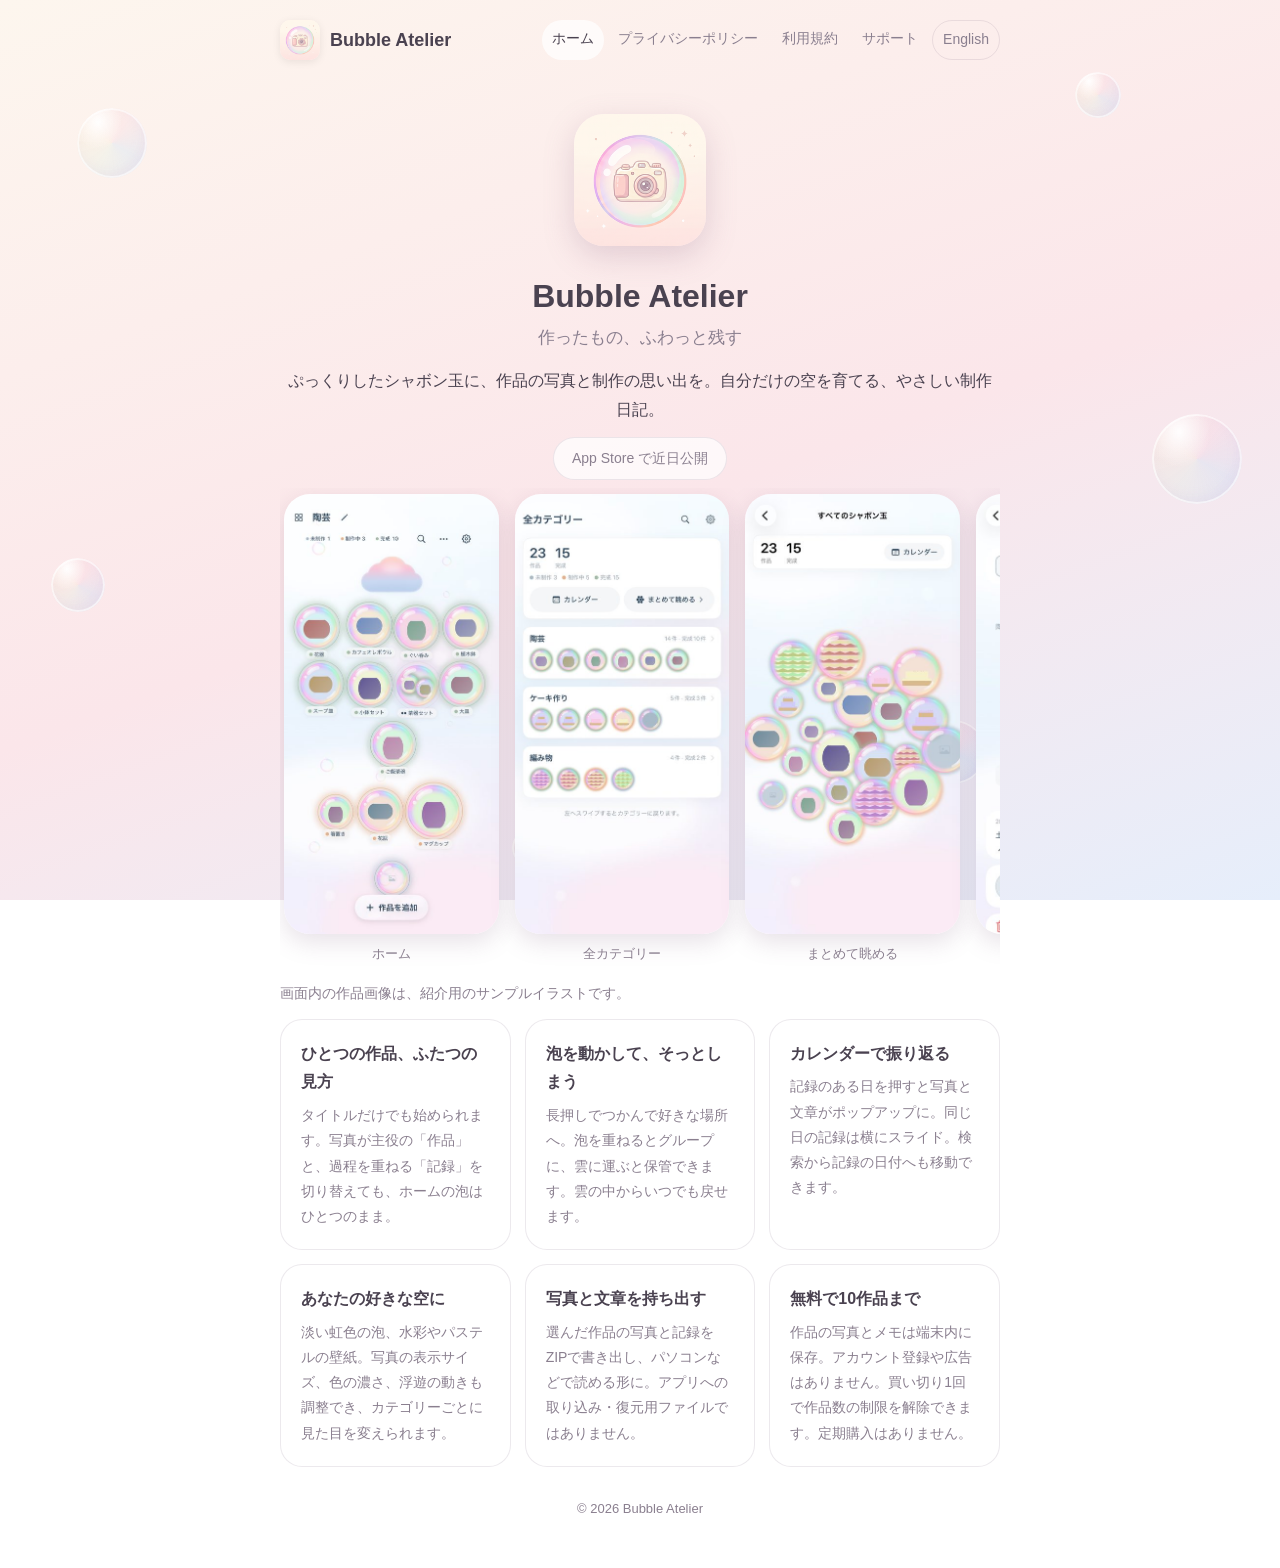
<file: index.html>
<!doctype html>
<html lang="ja">
<head>
<meta charset="utf-8">
<meta name="viewport" content="width=device-width,initial-scale=1">
<title>Bubble Atelier</title>
<meta name="description" content="ぷっくりしたシャボン玉に、作品の写真と制作の思い出を。自分だけの空を育てる、やさしい制作日記。">
<link rel="icon" href="assets/icon-64.png">
<link rel="apple-touch-icon" href="assets/icon-180.png">
<link rel="stylesheet" href="assets/style.css">
</head>
<body>
<div class="bubbles" aria-hidden="true"><i style="left:6%;top:12%;width:70px;height:70px;animation-delay:0s"></i><i style="left:84%;top:8%;width:46px;height:46px;animation-delay:1.5s"></i><i style="left:90%;top:46%;width:90px;height:90px;animation-delay:3s"></i><i style="left:4%;top:62%;width:54px;height:54px;animation-delay:2s"></i><i style="left:72%;top:80%;width:64px;height:64px;animation-delay:4.5s"></i><i style="left:40%;top:92%;width:40px;height:40px;animation-delay:1s"></i></div>
<div class="wrap">
<header>
<a class="brand" href="./"><img src="assets/icon-128.png" alt="">Bubble Atelier</a>
<nav><a href="./" aria-current="page">ホーム</a><a href="privacy.html">プライバシーポリシー</a><a href="terms.html">利用規約</a><a href="support.html">サポート</a><a class="lang" href="en/" hreflang="en">English</a></nav>
</header>
<main>
<section class="hero"><img src="assets/icon-256.png" alt="Bubble Atelier">
<h1>Bubble Atelier</h1><p class="tag">作ったもの、ふわっと残す</p><p>ぷっくりしたシャボン玉に、作品の写真と制作の思い出を。自分だけの空を育てる、やさしい制作日記。</p><span class="pill">App Store で近日公開</span></section>
<section class="shots" aria-label="screenshots"><figure><img src="assets/shot-1.jpg" alt="ホーム" loading="lazy"><figcaption>ホーム</figcaption></figure><figure><img src="assets/shot-2.jpg" alt="全カテゴリー" loading="lazy"><figcaption>全カテゴリー</figcaption></figure><figure><img src="assets/shot-3.jpg" alt="まとめて眺める" loading="lazy"><figcaption>まとめて眺める</figcaption></figure><figure><img src="assets/shot-4.jpg" alt="作品を主役に" loading="lazy"><figcaption>作品を主役に</figcaption></figure><figure><img src="assets/shot-5.jpg" alt="制作記録を重ねる" loading="lazy"><figcaption>制作記録を重ねる</figcaption></figure><figure><img src="assets/shot-6.jpg" alt="カレンダー" loading="lazy"><figcaption>カレンダー</figcaption></figure></section>
<p class="muted">画面内の作品画像は、紹介用のサンプルイラストです。</p>
<section class="features"><div class="card"><h3>ひとつの作品、ふたつの見方</h3><p>タイトルだけでも始められます。写真が主役の「作品」と、過程を重ねる「記録」を切り替えても、ホームの泡はひとつのまま。</p></div><div class="card"><h3>泡を動かして、そっとしまう</h3><p>長押しでつかんで好きな場所へ。泡を重ねるとグループに、雲に運ぶと保管できます。雲の中からいつでも戻せます。</p></div><div class="card"><h3>カレンダーで振り返る</h3><p>記録のある日を押すと写真と文章がポップアップに。同じ日の記録は横にスライド。検索から記録の日付へも移動できます。</p></div><div class="card"><h3>あなたの好きな空に</h3><p>淡い虹色の泡、水彩やパステルの壁紙。写真の表示サイズ、色の濃さ、浮遊の動きも調整でき、カテゴリーごとに見た目を変えられます。</p></div><div class="card"><h3>写真と文章を持ち出す</h3><p>選んだ作品の写真と記録をZIPで書き出し、パソコンなどで読める形に。アプリへの取り込み・復元用ファイルではありません。</p></div><div class="card"><h3>無料で10作品まで</h3><p>作品の写真とメモは端末内に保存。アカウント登録や広告はありません。買い切り1回で作品数の制限を解除できます。定期購入はありません。</p></div></section>
</main>
<footer>© 2026 Bubble Atelier</footer>
</div>
</body>
</html>
</file>
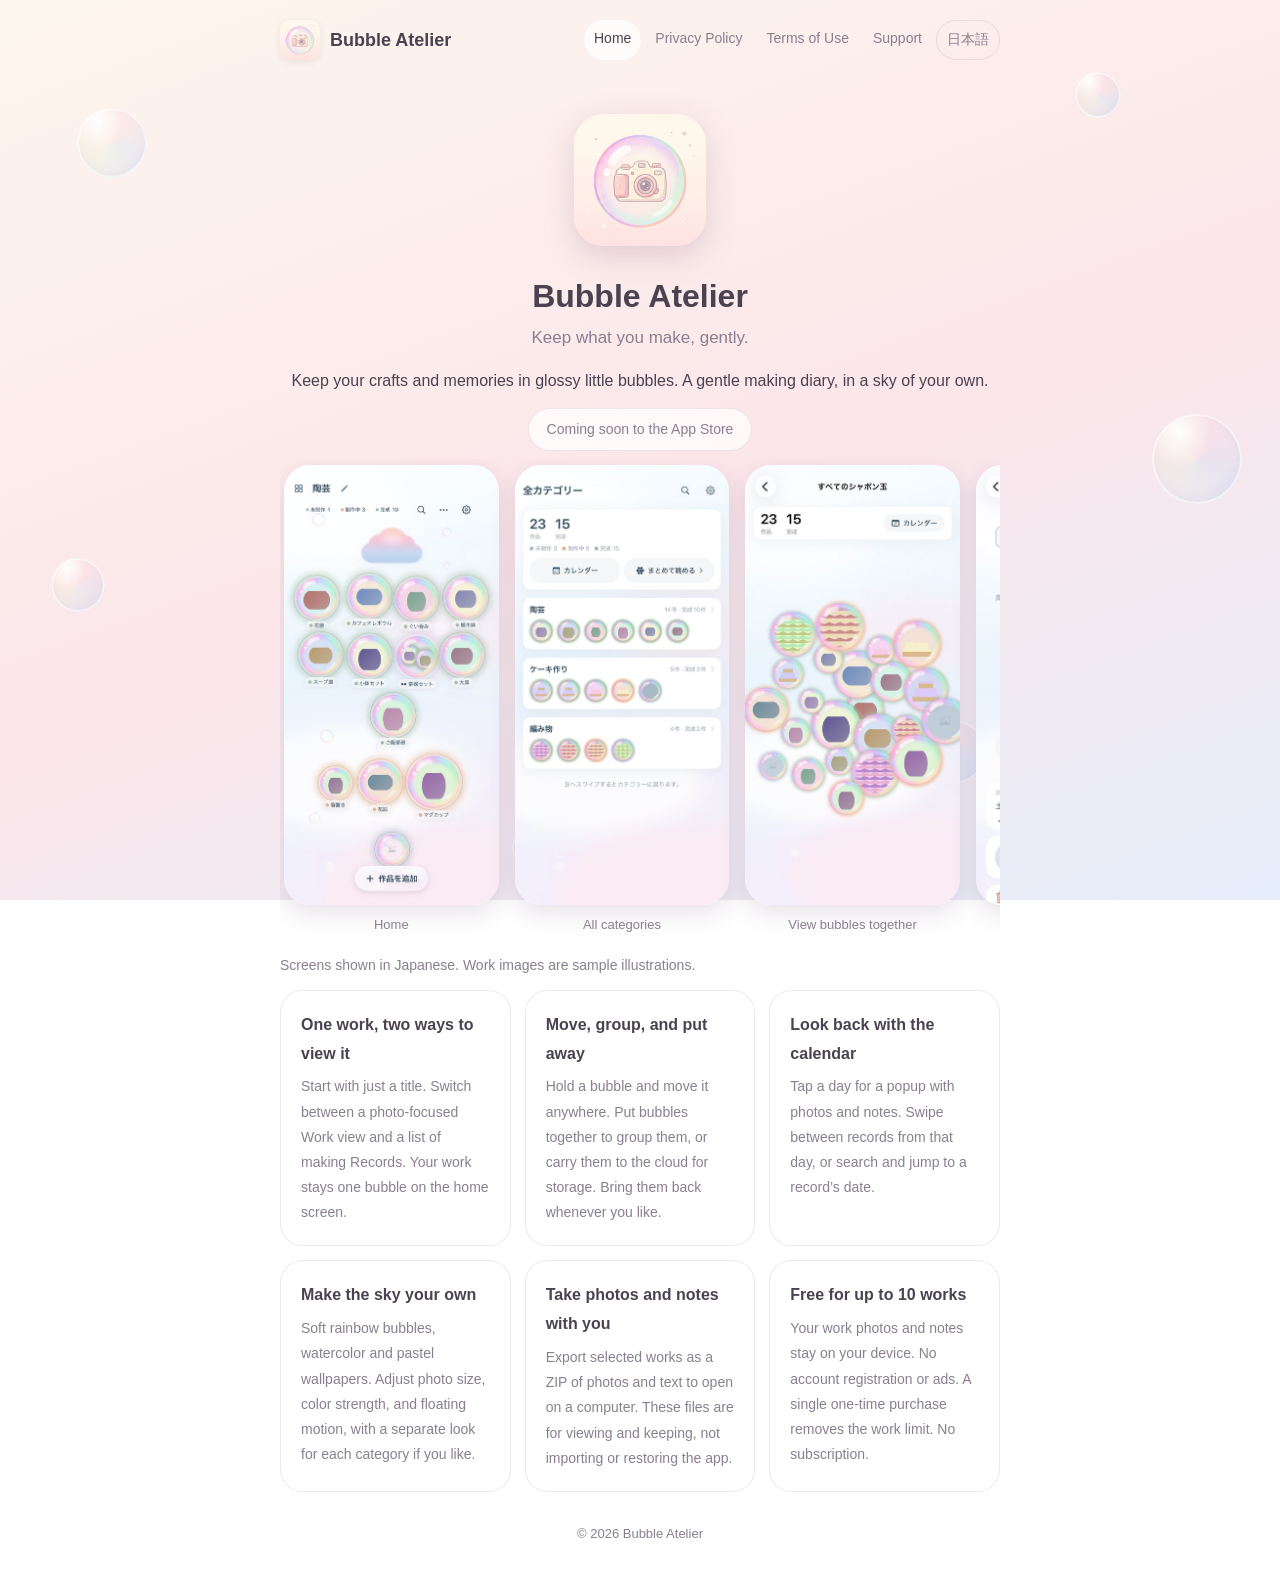
<file: en/index.html>
<!doctype html>
<html lang="en">
<head>
<meta charset="utf-8">
<meta name="viewport" content="width=device-width,initial-scale=1">
<title>Bubble Atelier</title>
<meta name="description" content="Keep your crafts and memories in glossy little bubbles. A gentle making diary, in a sky of your own.">
<link rel="icon" href="../assets/icon-64.png">
<link rel="apple-touch-icon" href="../assets/icon-180.png">
<link rel="stylesheet" href="../assets/style.css">
</head>
<body>
<div class="bubbles" aria-hidden="true"><i style="left:6%;top:12%;width:70px;height:70px;animation-delay:0s"></i><i style="left:84%;top:8%;width:46px;height:46px;animation-delay:1.5s"></i><i style="left:90%;top:46%;width:90px;height:90px;animation-delay:3s"></i><i style="left:4%;top:62%;width:54px;height:54px;animation-delay:2s"></i><i style="left:72%;top:80%;width:64px;height:64px;animation-delay:4.5s"></i><i style="left:40%;top:92%;width:40px;height:40px;animation-delay:1s"></i></div>
<div class="wrap">
<header>
<a class="brand" href="./"><img src="../assets/icon-128.png" alt="">Bubble Atelier</a>
<nav><a href="./" aria-current="page">Home</a><a href="privacy.html">Privacy Policy</a><a href="terms.html">Terms of Use</a><a href="support.html">Support</a><a class="lang" href="../" hreflang="ja">日本語</a></nav>
</header>
<main>
<section class="hero"><img src="../assets/icon-256.png" alt="Bubble Atelier">
<h1>Bubble Atelier</h1><p class="tag">Keep what you make, gently.</p><p>Keep your crafts and memories in glossy little bubbles. A gentle making diary, in a sky of your own.</p><span class="pill">Coming soon to the App Store</span></section>
<section class="shots" aria-label="screenshots"><figure><img src="../assets/shot-1.jpg" alt="Home" loading="lazy"><figcaption>Home</figcaption></figure><figure><img src="../assets/shot-2.jpg" alt="All categories" loading="lazy"><figcaption>All categories</figcaption></figure><figure><img src="../assets/shot-3.jpg" alt="View bubbles together" loading="lazy"><figcaption>View bubbles together</figcaption></figure><figure><img src="../assets/shot-4.jpg" alt="Your work in focus" loading="lazy"><figcaption>Your work in focus</figcaption></figure><figure><img src="../assets/shot-5.jpg" alt="Making records" loading="lazy"><figcaption>Making records</figcaption></figure><figure><img src="../assets/shot-6.jpg" alt="Calendar" loading="lazy"><figcaption>Calendar</figcaption></figure></section>
<p class="muted">Screens shown in Japanese. Work images are sample illustrations.</p>
<section class="features"><div class="card"><h3>One work, two ways to view it</h3><p>Start with just a title. Switch between a photo-focused Work view and a list of making Records. Your work stays one bubble on the home screen.</p></div><div class="card"><h3>Move, group, and put away</h3><p>Hold a bubble and move it anywhere. Put bubbles together to group them, or carry them to the cloud for storage. Bring them back whenever you like.</p></div><div class="card"><h3>Look back with the calendar</h3><p>Tap a day for a popup with photos and notes. Swipe between records from that day, or search and jump to a record’s date.</p></div><div class="card"><h3>Make the sky your own</h3><p>Soft rainbow bubbles, watercolor and pastel wallpapers. Adjust photo size, color strength, and floating motion, with a separate look for each category if you like.</p></div><div class="card"><h3>Take photos and notes with you</h3><p>Export selected works as a ZIP of photos and text to open on a computer. These files are for viewing and keeping, not importing or restoring the app.</p></div><div class="card"><h3>Free for up to 10 works</h3><p>Your work photos and notes stay on your device. No account registration or ads. A single one-time purchase removes the work limit. No subscription.</p></div></section>
</main>
<footer>© 2026 Bubble Atelier</footer>
</div>
</body>
</html>
</file>
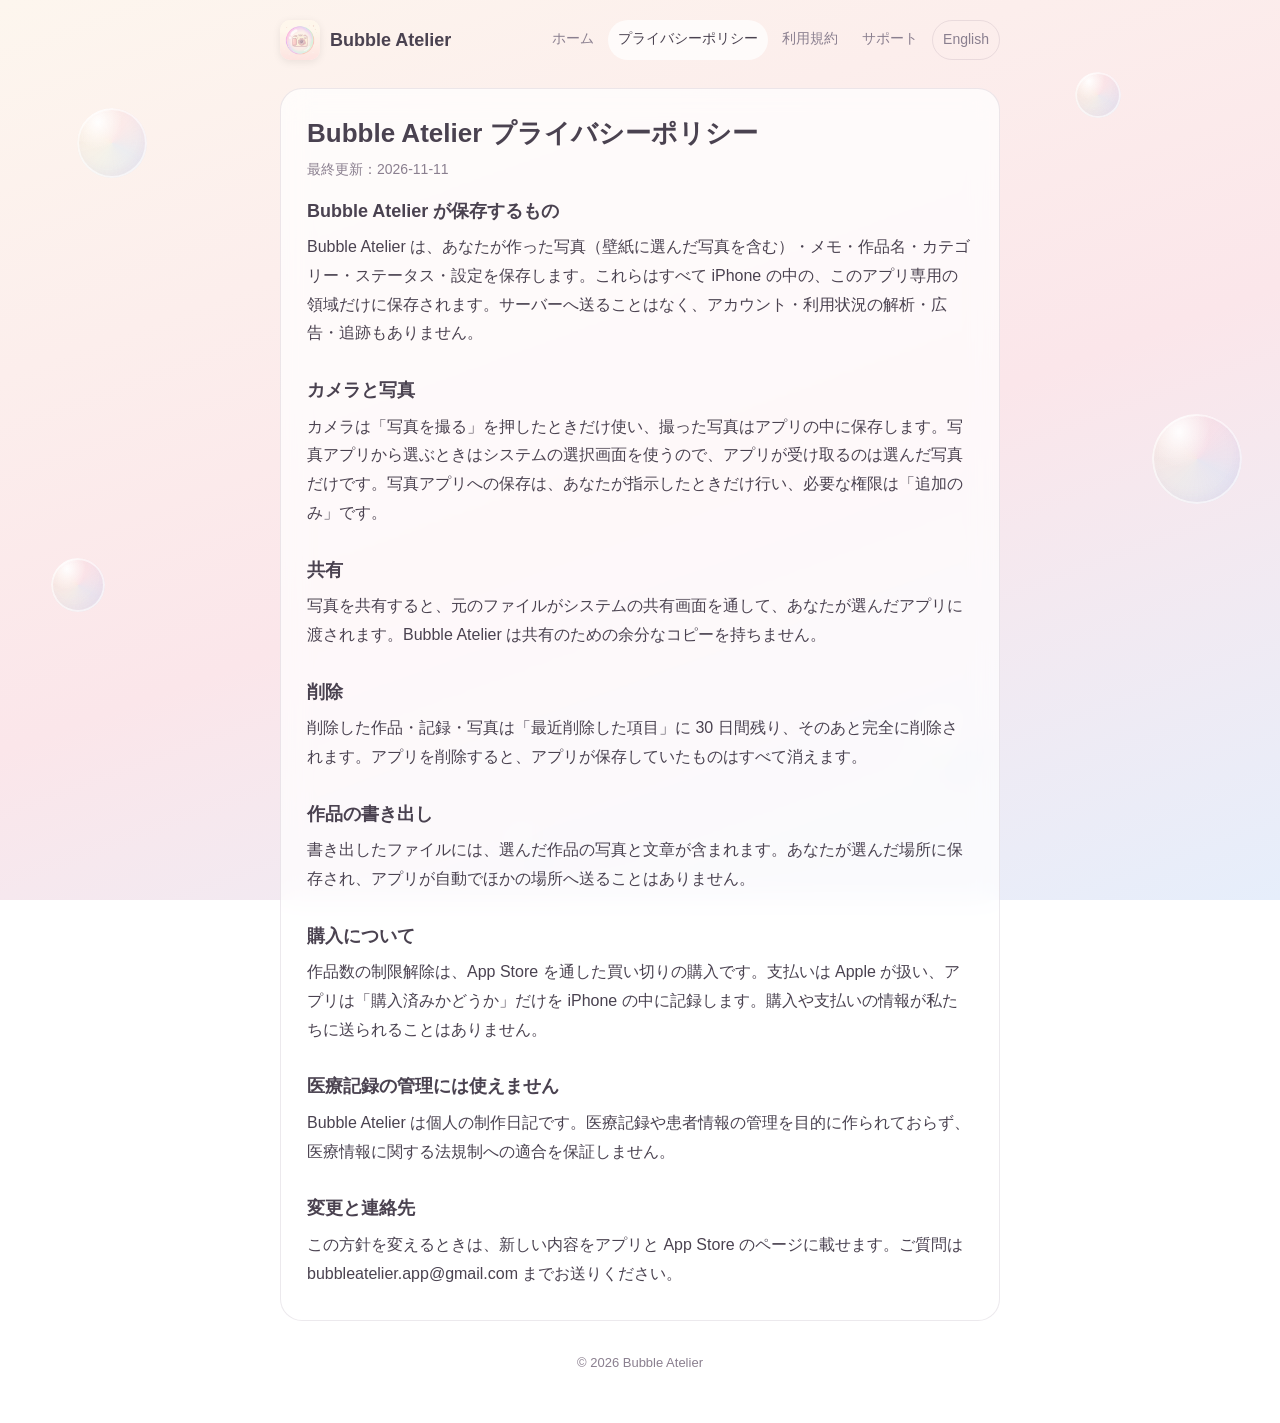
<file: privacy.html>
<!doctype html>
<html lang="ja">
<head>
<meta charset="utf-8">
<meta name="viewport" content="width=device-width,initial-scale=1">
<title>Bubble Atelier プライバシーポリシー</title>
<meta name="description" content="ぷっくりしたシャボン玉に、作品の写真と制作の思い出を。自分だけの空を育てる、やさしい制作日記。">
<link rel="icon" href="assets/icon-64.png">
<link rel="apple-touch-icon" href="assets/icon-180.png">
<link rel="stylesheet" href="assets/style.css">
</head>
<body>
<div class="bubbles" aria-hidden="true"><i style="left:6%;top:12%;width:70px;height:70px;animation-delay:0s"></i><i style="left:84%;top:8%;width:46px;height:46px;animation-delay:1.5s"></i><i style="left:90%;top:46%;width:90px;height:90px;animation-delay:3s"></i><i style="left:4%;top:62%;width:54px;height:54px;animation-delay:2s"></i><i style="left:72%;top:80%;width:64px;height:64px;animation-delay:4.5s"></i><i style="left:40%;top:92%;width:40px;height:40px;animation-delay:1s"></i></div>
<div class="wrap">
<header>
<a class="brand" href="./"><img src="assets/icon-128.png" alt="">Bubble Atelier</a>
<nav><a href="./">ホーム</a><a href="privacy.html" aria-current="page">プライバシーポリシー</a><a href="terms.html">利用規約</a><a href="support.html">サポート</a><a class="lang" href="en/privacy.html" hreflang="en">English</a></nav>
</header>
<main>
<article class="card"><h1>Bubble Atelier プライバシーポリシー</h1><p class="muted">最終更新：2026-11-11</p><h2>Bubble Atelier が保存するもの</h2><p>Bubble Atelier は、あなたが作った写真（壁紙に選んだ写真を含む）・メモ・作品名・カテゴリー・ステータス・設定を保存します。これらはすべて iPhone の中の、このアプリ専用の領域だけに保存されます。サーバーへ送ることはなく、アカウント・利用状況の解析・広告・追跡もありません。</p><h2>カメラと写真</h2><p>カメラは「写真を撮る」を押したときだけ使い、撮った写真はアプリの中に保存します。写真アプリから選ぶときはシステムの選択画面を使うので、アプリが受け取るのは選んだ写真だけです。写真アプリへの保存は、あなたが指示したときだけ行い、必要な権限は「追加のみ」です。</p><h2>共有</h2><p>写真を共有すると、元のファイルがシステムの共有画面を通して、あなたが選んだアプリに渡されます。Bubble Atelier は共有のための余分なコピーを持ちません。</p><h2>削除</h2><p>削除した作品・記録・写真は「最近削除した項目」に 30 日間残り、そのあと完全に削除されます。アプリを削除すると、アプリが保存していたものはすべて消えます。</p><h2>作品の書き出し</h2><p>書き出したファイルには、選んだ作品の写真と文章が含まれます。あなたが選んだ場所に保存され、アプリが自動でほかの場所へ送ることはありません。</p><h2>購入について</h2><p>作品数の制限解除は、App Store を通した買い切りの購入です。支払いは Apple が扱い、アプリは「購入済みかどうか」だけを iPhone の中に記録します。購入や支払いの情報が私たちに送られることはありません。</p><h2>医療記録の管理には使えません</h2><p>Bubble Atelier は個人の制作日記です。医療記録や患者情報の管理を目的に作られておらず、医療情報に関する法規制への適合を保証しません。</p><h2>変更と連絡先</h2><p>この方針を変えるときは、新しい内容をアプリと App Store のページに載せます。ご質問は bubbleatelier.app@gmail.com までお送りください。</p></article>
</main>
<footer>© 2026 Bubble Atelier</footer>
</div>
</body>
</html>
</file>
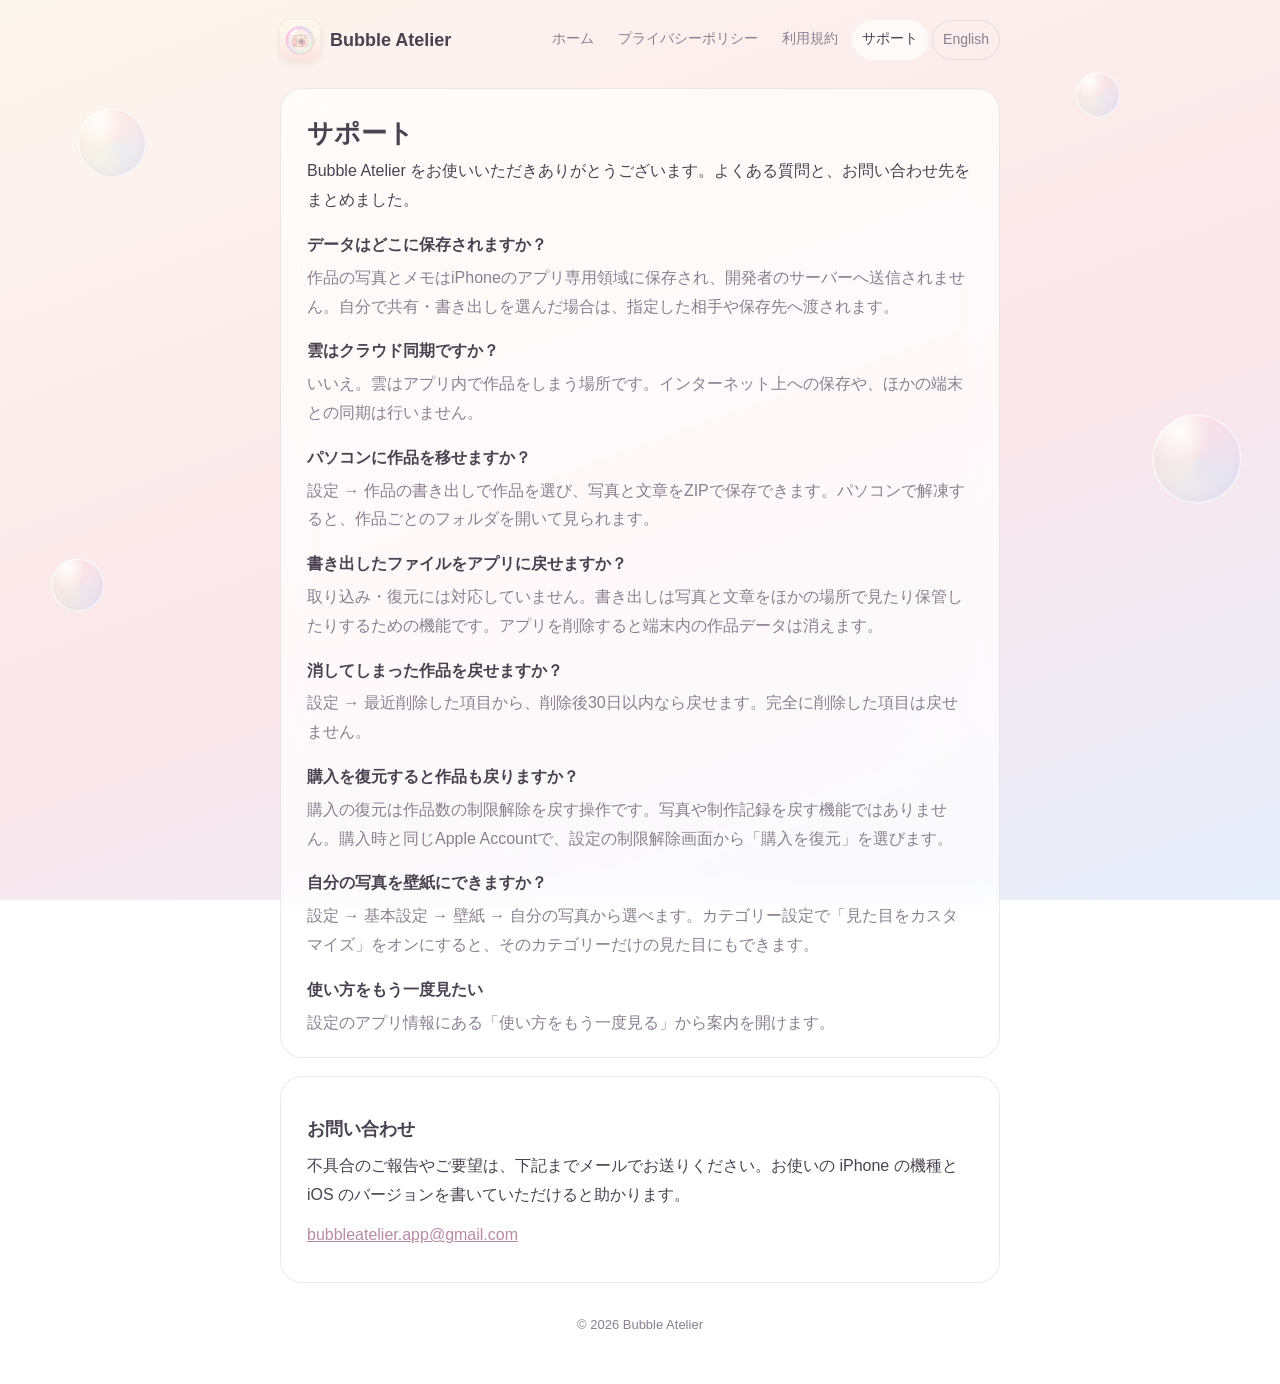
<file: support.html>
<!doctype html>
<html lang="ja">
<head>
<meta charset="utf-8">
<meta name="viewport" content="width=device-width,initial-scale=1">
<title>サポート | Bubble Atelier</title>
<meta name="description" content="ぷっくりしたシャボン玉に、作品の写真と制作の思い出を。自分だけの空を育てる、やさしい制作日記。">
<link rel="icon" href="assets/icon-64.png">
<link rel="apple-touch-icon" href="assets/icon-180.png">
<link rel="stylesheet" href="assets/style.css">
</head>
<body>
<div class="bubbles" aria-hidden="true"><i style="left:6%;top:12%;width:70px;height:70px;animation-delay:0s"></i><i style="left:84%;top:8%;width:46px;height:46px;animation-delay:1.5s"></i><i style="left:90%;top:46%;width:90px;height:90px;animation-delay:3s"></i><i style="left:4%;top:62%;width:54px;height:54px;animation-delay:2s"></i><i style="left:72%;top:80%;width:64px;height:64px;animation-delay:4.5s"></i><i style="left:40%;top:92%;width:40px;height:40px;animation-delay:1s"></i></div>
<div class="wrap">
<header>
<a class="brand" href="./"><img src="assets/icon-128.png" alt="">Bubble Atelier</a>
<nav><a href="./">ホーム</a><a href="privacy.html">プライバシーポリシー</a><a href="terms.html">利用規約</a><a href="support.html" aria-current="page">サポート</a><a class="lang" href="en/support.html" hreflang="en">English</a></nav>
</header>
<main>
<article class="card"><h1>サポート</h1><p>Bubble Atelier をお使いいただきありがとうございます。よくある質問と、お問い合わせ先をまとめました。</p><dl><dt>データはどこに保存されますか？</dt><dd>作品の写真とメモはiPhoneのアプリ専用領域に保存され、開発者のサーバーへ送信されません。自分で共有・書き出しを選んだ場合は、指定した相手や保存先へ渡されます。</dd><dt>雲はクラウド同期ですか？</dt><dd>いいえ。雲はアプリ内で作品をしまう場所です。インターネット上への保存や、ほかの端末との同期は行いません。</dd><dt>パソコンに作品を移せますか？</dt><dd>設定 → 作品の書き出しで作品を選び、写真と文章をZIPで保存できます。パソコンで解凍すると、作品ごとのフォルダを開いて見られます。</dd><dt>書き出したファイルをアプリに戻せますか？</dt><dd>取り込み・復元には対応していません。書き出しは写真と文章をほかの場所で見たり保管したりするための機能です。アプリを削除すると端末内の作品データは消えます。</dd><dt>消してしまった作品を戻せますか？</dt><dd>設定 → 最近削除した項目から、削除後30日以内なら戻せます。完全に削除した項目は戻せません。</dd><dt>購入を復元すると作品も戻りますか？</dt><dd>購入の復元は作品数の制限解除を戻す操作です。写真や制作記録を戻す機能ではありません。購入時と同じApple Accountで、設定の制限解除画面から「購入を復元」を選びます。</dd><dt>自分の写真を壁紙にできますか？</dt><dd>設定 → 基本設定 → 壁紙 → 自分の写真から選べます。カテゴリー設定で「見た目をカスタマイズ」をオンにすると、そのカテゴリーだけの見た目にもできます。</dd><dt>使い方をもう一度見たい</dt><dd>設定のアプリ情報にある「使い方をもう一度見る」から案内を開けます。</dd></dl></article>
<article class="card"><h2>お問い合わせ</h2><p>不具合のご報告やご要望は、下記までメールでお送りください。お使いの iPhone の機種と iOS のバージョンを書いていただけると助かります。</p><p><a href="mailto:bubbleatelier.app@gmail.com">bubbleatelier.app@gmail.com</a></p></article>
</main>
<footer>© 2026 Bubble Atelier</footer>
</div>
</body>
</html>
</file>
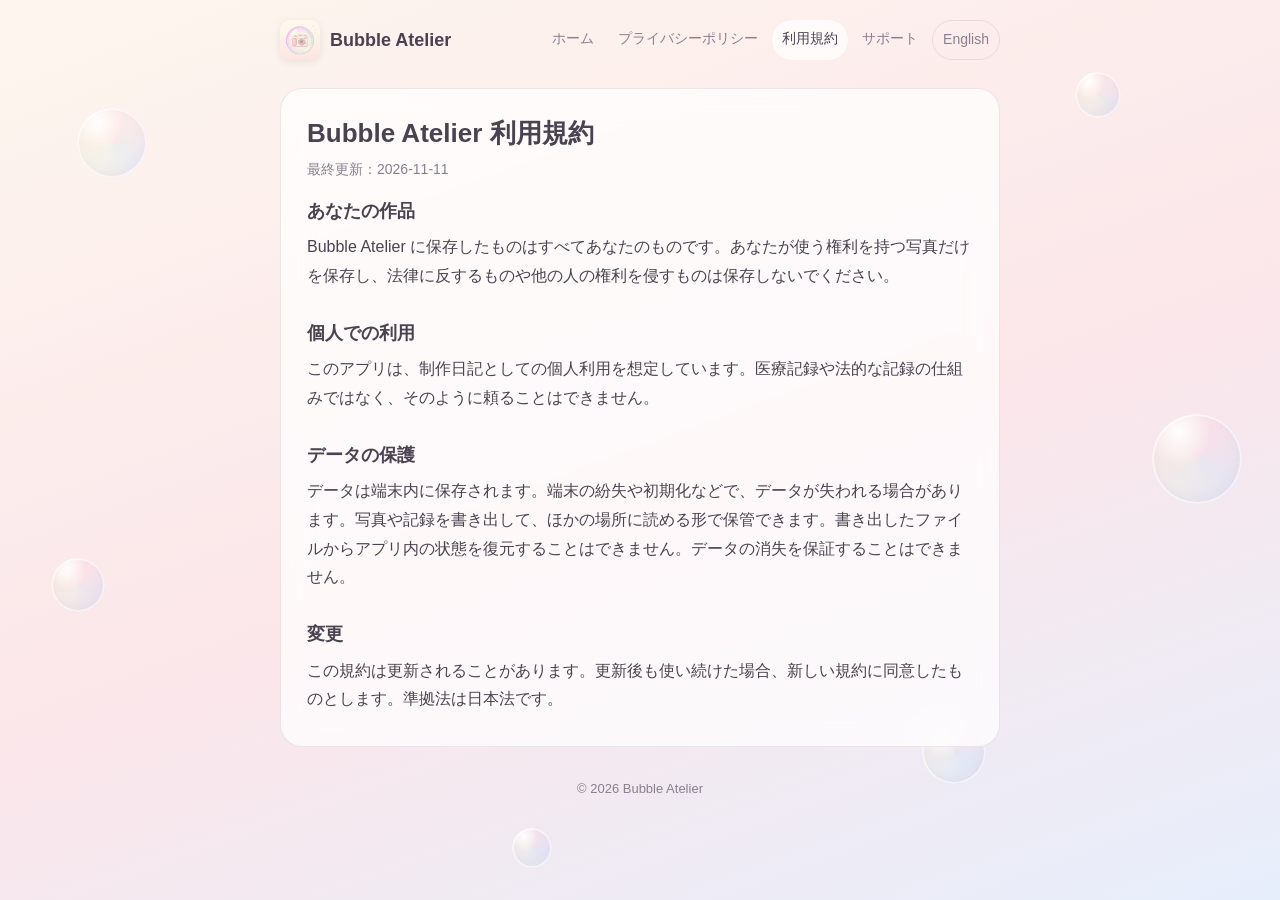
<file: terms.html>
<!doctype html>
<html lang="ja">
<head>
<meta charset="utf-8">
<meta name="viewport" content="width=device-width,initial-scale=1">
<title>Bubble Atelier 利用規約</title>
<meta name="description" content="ぷっくりしたシャボン玉に、作品の写真と制作の思い出を。自分だけの空を育てる、やさしい制作日記。">
<link rel="icon" href="assets/icon-64.png">
<link rel="apple-touch-icon" href="assets/icon-180.png">
<link rel="stylesheet" href="assets/style.css">
</head>
<body>
<div class="bubbles" aria-hidden="true"><i style="left:6%;top:12%;width:70px;height:70px;animation-delay:0s"></i><i style="left:84%;top:8%;width:46px;height:46px;animation-delay:1.5s"></i><i style="left:90%;top:46%;width:90px;height:90px;animation-delay:3s"></i><i style="left:4%;top:62%;width:54px;height:54px;animation-delay:2s"></i><i style="left:72%;top:80%;width:64px;height:64px;animation-delay:4.5s"></i><i style="left:40%;top:92%;width:40px;height:40px;animation-delay:1s"></i></div>
<div class="wrap">
<header>
<a class="brand" href="./"><img src="assets/icon-128.png" alt="">Bubble Atelier</a>
<nav><a href="./">ホーム</a><a href="privacy.html">プライバシーポリシー</a><a href="terms.html" aria-current="page">利用規約</a><a href="support.html">サポート</a><a class="lang" href="en/terms.html" hreflang="en">English</a></nav>
</header>
<main>
<article class="card"><h1>Bubble Atelier 利用規約</h1><p class="muted">最終更新：2026-11-11</p><h2>あなたの作品</h2><p>Bubble Atelier に保存したものはすべてあなたのものです。あなたが使う権利を持つ写真だけを保存し、法律に反するものや他の人の権利を侵すものは保存しないでください。</p><h2>個人での利用</h2><p>このアプリは、制作日記としての個人利用を想定しています。医療記録や法的な記録の仕組みではなく、そのように頼ることはできません。</p><h2>データの保護</h2><p>データは端末内に保存されます。端末の紛失や初期化などで、データが失われる場合があります。写真や記録を書き出して、ほかの場所に読める形で保管できます。書き出したファイルからアプリ内の状態を復元することはできません。データの消失を保証することはできません。</p><h2>変更</h2><p>この規約は更新されることがあります。更新後も使い続けた場合、新しい規約に同意したものとします。準拠法は日本法です。</p></article>
</main>
<footer>© 2026 Bubble Atelier</footer>
</div>
</body>
</html>
</file>
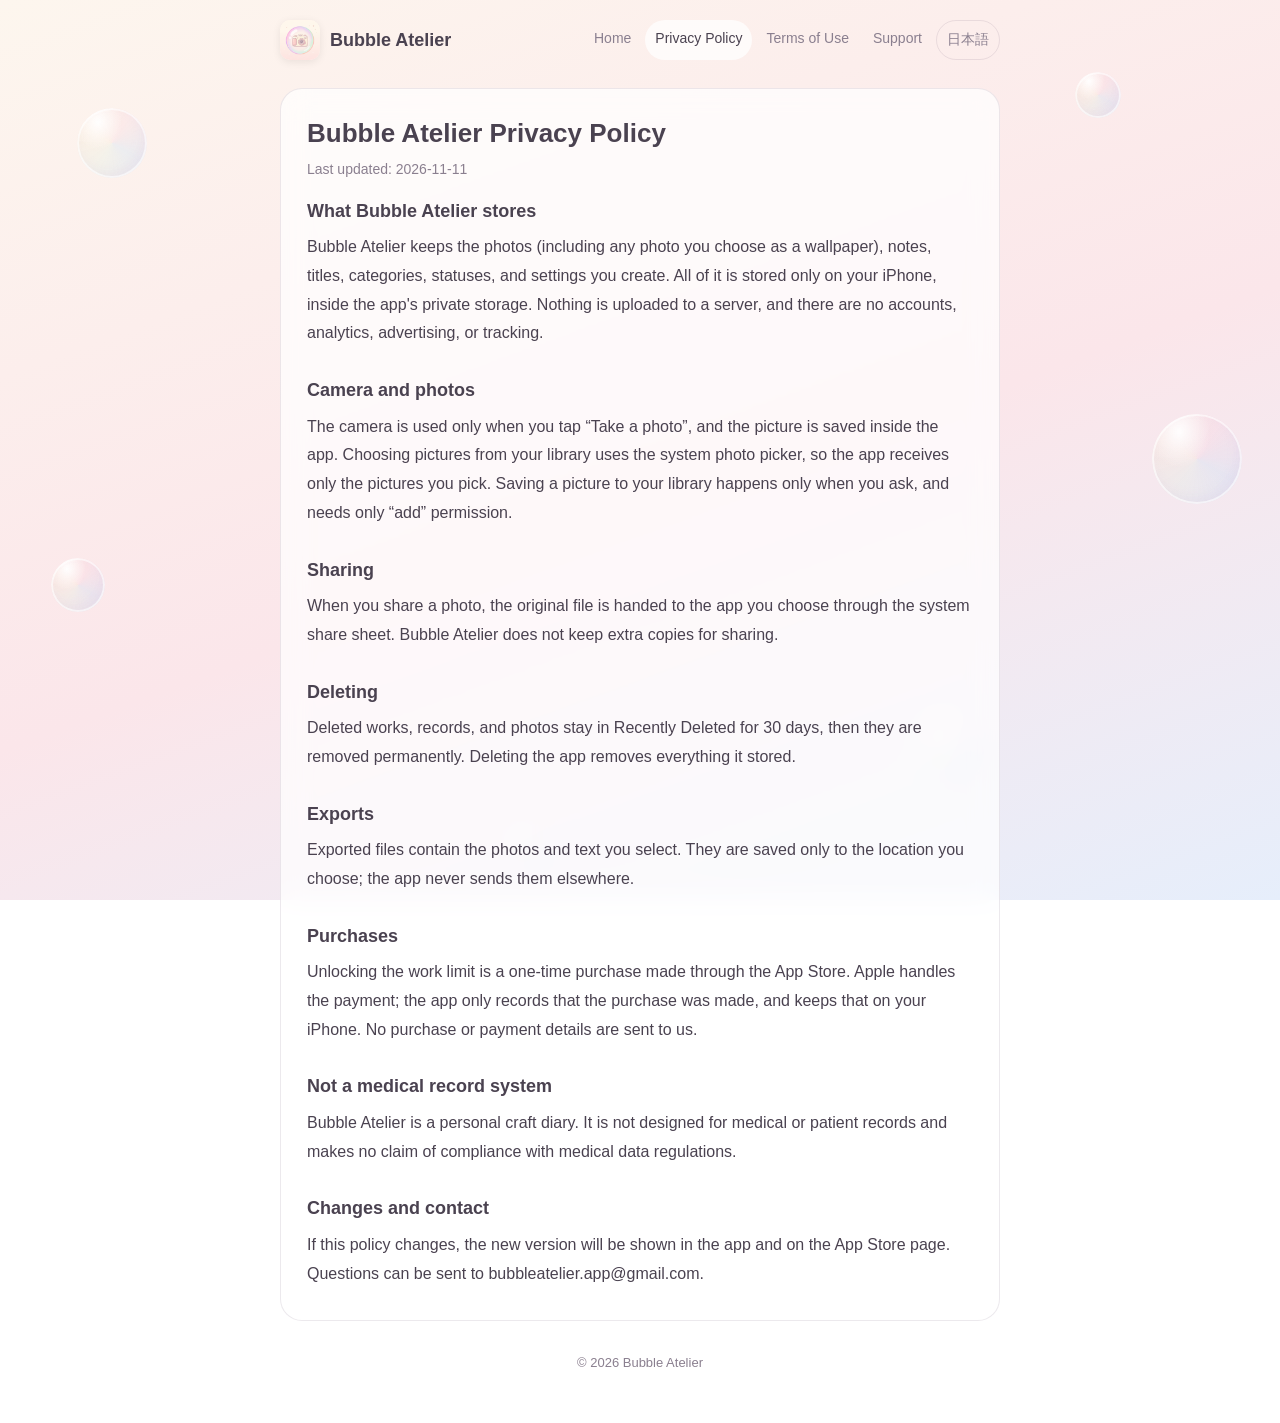
<file: en/privacy.html>
<!doctype html>
<html lang="en">
<head>
<meta charset="utf-8">
<meta name="viewport" content="width=device-width,initial-scale=1">
<title>Bubble Atelier Privacy Policy</title>
<meta name="description" content="Keep your crafts and memories in glossy little bubbles. A gentle making diary, in a sky of your own.">
<link rel="icon" href="../assets/icon-64.png">
<link rel="apple-touch-icon" href="../assets/icon-180.png">
<link rel="stylesheet" href="../assets/style.css">
</head>
<body>
<div class="bubbles" aria-hidden="true"><i style="left:6%;top:12%;width:70px;height:70px;animation-delay:0s"></i><i style="left:84%;top:8%;width:46px;height:46px;animation-delay:1.5s"></i><i style="left:90%;top:46%;width:90px;height:90px;animation-delay:3s"></i><i style="left:4%;top:62%;width:54px;height:54px;animation-delay:2s"></i><i style="left:72%;top:80%;width:64px;height:64px;animation-delay:4.5s"></i><i style="left:40%;top:92%;width:40px;height:40px;animation-delay:1s"></i></div>
<div class="wrap">
<header>
<a class="brand" href="./"><img src="../assets/icon-128.png" alt="">Bubble Atelier</a>
<nav><a href="./">Home</a><a href="privacy.html" aria-current="page">Privacy Policy</a><a href="terms.html">Terms of Use</a><a href="support.html">Support</a><a class="lang" href="../privacy.html" hreflang="ja">日本語</a></nav>
</header>
<main>
<article class="card"><h1>Bubble Atelier Privacy Policy</h1><p class="muted">Last updated: 2026-11-11</p><h2>What Bubble Atelier stores</h2><p>Bubble Atelier keeps the photos (including any photo you choose as a wallpaper), notes, titles, categories, statuses, and settings you create. All of it is stored only on your iPhone, inside the app&#x27;s private storage. Nothing is uploaded to a server, and there are no accounts, analytics, advertising, or tracking.</p><h2>Camera and photos</h2><p>The camera is used only when you tap “Take a photo”, and the picture is saved inside the app. Choosing pictures from your library uses the system photo picker, so the app receives only the pictures you pick. Saving a picture to your library happens only when you ask, and needs only “add” permission.</p><h2>Sharing</h2><p>When you share a photo, the original file is handed to the app you choose through the system share sheet. Bubble Atelier does not keep extra copies for sharing.</p><h2>Deleting</h2><p>Deleted works, records, and photos stay in Recently Deleted for 30 days, then they are removed permanently. Deleting the app removes everything it stored.</p><h2>Exports</h2><p>Exported files contain the photos and text you select. They are saved only to the location you choose; the app never sends them elsewhere.</p><h2>Purchases</h2><p>Unlocking the work limit is a one-time purchase made through the App Store. Apple handles the payment; the app only records that the purchase was made, and keeps that on your iPhone. No purchase or payment details are sent to us.</p><h2>Not a medical record system</h2><p>Bubble Atelier is a personal craft diary. It is not designed for medical or patient records and makes no claim of compliance with medical data regulations.</p><h2>Changes and contact</h2><p>If this policy changes, the new version will be shown in the app and on the App Store page. Questions can be sent to bubbleatelier.app@gmail.com.</p></article>
</main>
<footer>© 2026 Bubble Atelier</footer>
</div>
</body>
</html>
</file>
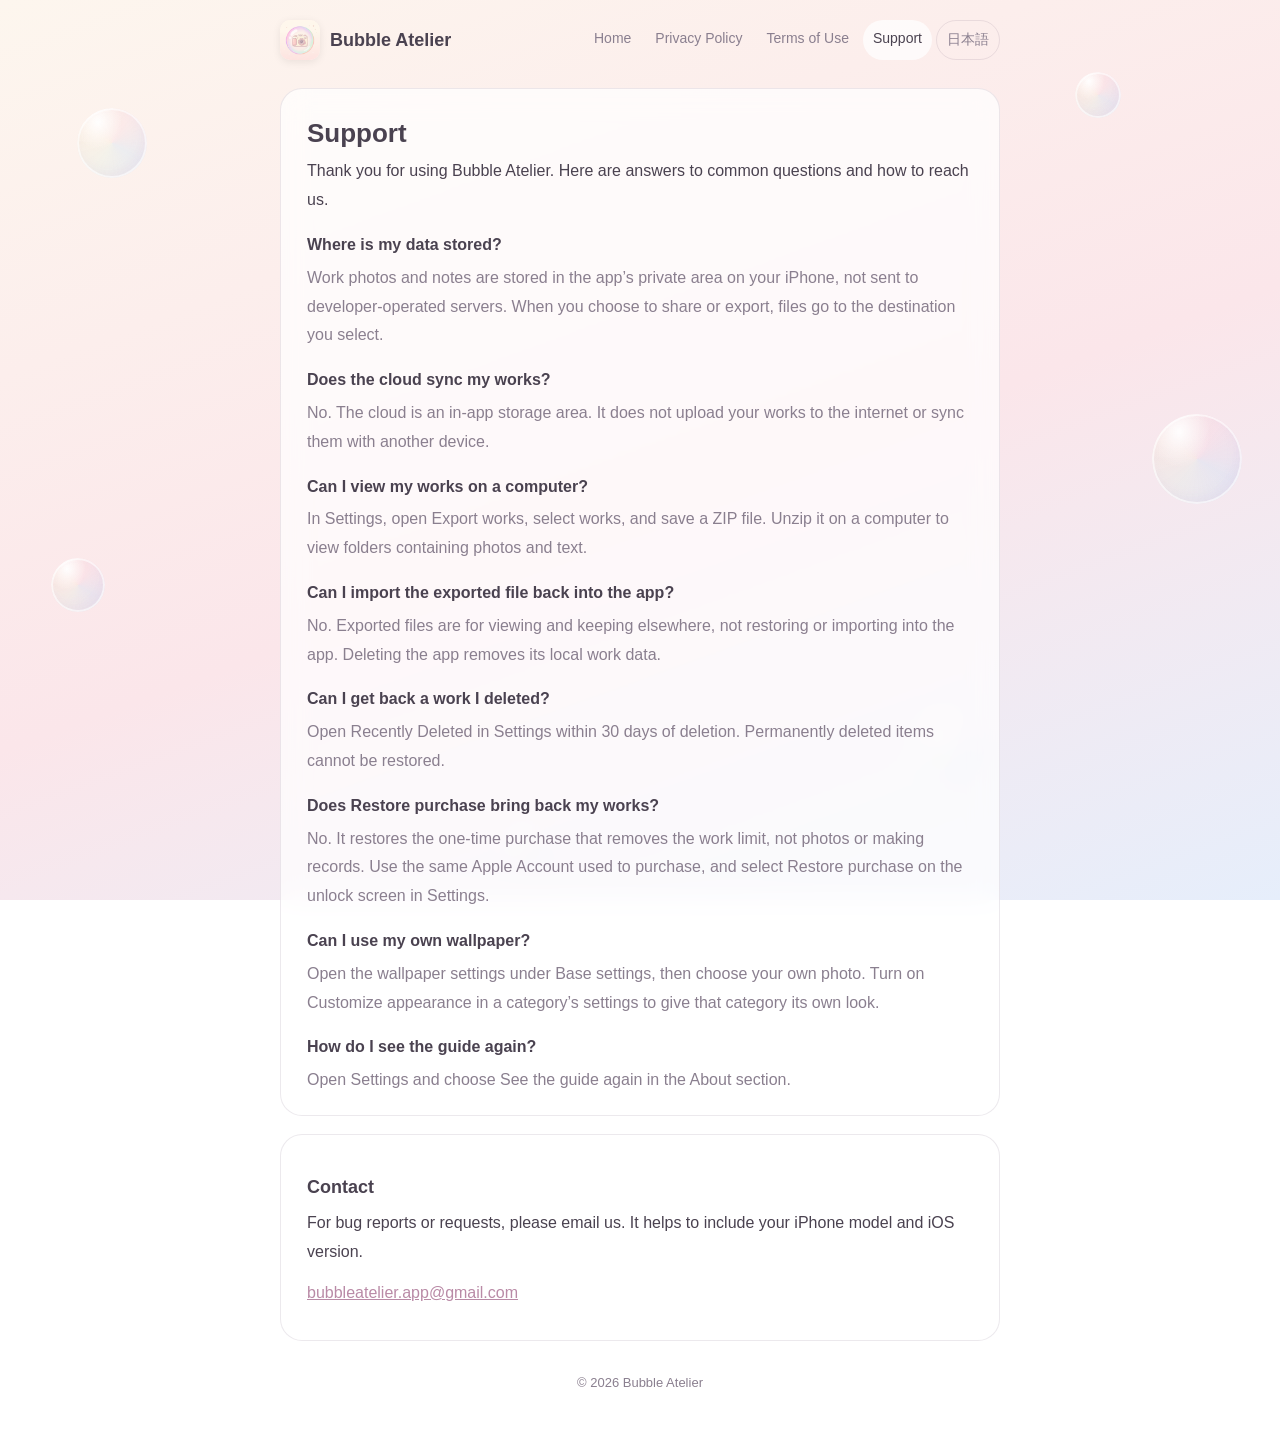
<file: en/support.html>
<!doctype html>
<html lang="en">
<head>
<meta charset="utf-8">
<meta name="viewport" content="width=device-width,initial-scale=1">
<title>Support | Bubble Atelier</title>
<meta name="description" content="Keep your crafts and memories in glossy little bubbles. A gentle making diary, in a sky of your own.">
<link rel="icon" href="../assets/icon-64.png">
<link rel="apple-touch-icon" href="../assets/icon-180.png">
<link rel="stylesheet" href="../assets/style.css">
</head>
<body>
<div class="bubbles" aria-hidden="true"><i style="left:6%;top:12%;width:70px;height:70px;animation-delay:0s"></i><i style="left:84%;top:8%;width:46px;height:46px;animation-delay:1.5s"></i><i style="left:90%;top:46%;width:90px;height:90px;animation-delay:3s"></i><i style="left:4%;top:62%;width:54px;height:54px;animation-delay:2s"></i><i style="left:72%;top:80%;width:64px;height:64px;animation-delay:4.5s"></i><i style="left:40%;top:92%;width:40px;height:40px;animation-delay:1s"></i></div>
<div class="wrap">
<header>
<a class="brand" href="./"><img src="../assets/icon-128.png" alt="">Bubble Atelier</a>
<nav><a href="./">Home</a><a href="privacy.html">Privacy Policy</a><a href="terms.html">Terms of Use</a><a href="support.html" aria-current="page">Support</a><a class="lang" href="../support.html" hreflang="ja">日本語</a></nav>
</header>
<main>
<article class="card"><h1>Support</h1><p>Thank you for using Bubble Atelier. Here are answers to common questions and how to reach us.</p><dl><dt>Where is my data stored?</dt><dd>Work photos and notes are stored in the app’s private area on your iPhone, not sent to developer-operated servers. When you choose to share or export, files go to the destination you select.</dd><dt>Does the cloud sync my works?</dt><dd>No. The cloud is an in-app storage area. It does not upload your works to the internet or sync them with another device.</dd><dt>Can I view my works on a computer?</dt><dd>In Settings, open Export works, select works, and save a ZIP file. Unzip it on a computer to view folders containing photos and text.</dd><dt>Can I import the exported file back into the app?</dt><dd>No. Exported files are for viewing and keeping elsewhere, not restoring or importing into the app. Deleting the app removes its local work data.</dd><dt>Can I get back a work I deleted?</dt><dd>Open Recently Deleted in Settings within 30 days of deletion. Permanently deleted items cannot be restored.</dd><dt>Does Restore purchase bring back my works?</dt><dd>No. It restores the one-time purchase that removes the work limit, not photos or making records. Use the same Apple Account used to purchase, and select Restore purchase on the unlock screen in Settings.</dd><dt>Can I use my own wallpaper?</dt><dd>Open the wallpaper settings under Base settings, then choose your own photo. Turn on Customize appearance in a category’s settings to give that category its own look.</dd><dt>How do I see the guide again?</dt><dd>Open Settings and choose See the guide again in the About section.</dd></dl></article>
<article class="card"><h2>Contact</h2><p>For bug reports or requests, please email us. It helps to include your iPhone model and iOS version.</p><p><a href="mailto:bubbleatelier.app@gmail.com">bubbleatelier.app@gmail.com</a></p></article>
</main>
<footer>© 2026 Bubble Atelier</footer>
</div>
</body>
</html>
</file>
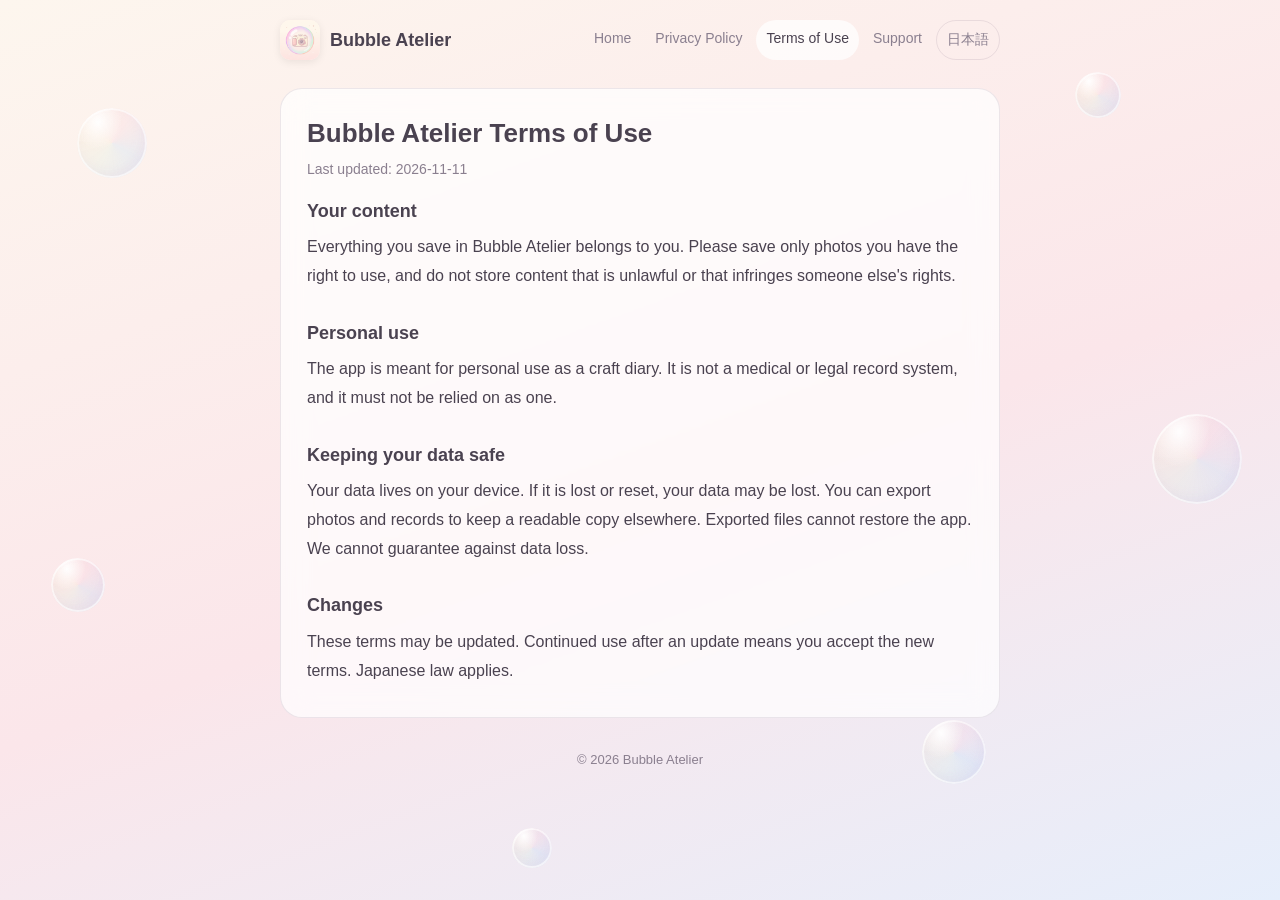
<file: en/terms.html>
<!doctype html>
<html lang="en">
<head>
<meta charset="utf-8">
<meta name="viewport" content="width=device-width,initial-scale=1">
<title>Bubble Atelier Terms of Use</title>
<meta name="description" content="Keep your crafts and memories in glossy little bubbles. A gentle making diary, in a sky of your own.">
<link rel="icon" href="../assets/icon-64.png">
<link rel="apple-touch-icon" href="../assets/icon-180.png">
<link rel="stylesheet" href="../assets/style.css">
</head>
<body>
<div class="bubbles" aria-hidden="true"><i style="left:6%;top:12%;width:70px;height:70px;animation-delay:0s"></i><i style="left:84%;top:8%;width:46px;height:46px;animation-delay:1.5s"></i><i style="left:90%;top:46%;width:90px;height:90px;animation-delay:3s"></i><i style="left:4%;top:62%;width:54px;height:54px;animation-delay:2s"></i><i style="left:72%;top:80%;width:64px;height:64px;animation-delay:4.5s"></i><i style="left:40%;top:92%;width:40px;height:40px;animation-delay:1s"></i></div>
<div class="wrap">
<header>
<a class="brand" href="./"><img src="../assets/icon-128.png" alt="">Bubble Atelier</a>
<nav><a href="./">Home</a><a href="privacy.html">Privacy Policy</a><a href="terms.html" aria-current="page">Terms of Use</a><a href="support.html">Support</a><a class="lang" href="../terms.html" hreflang="ja">日本語</a></nav>
</header>
<main>
<article class="card"><h1>Bubble Atelier Terms of Use</h1><p class="muted">Last updated: 2026-11-11</p><h2>Your content</h2><p>Everything you save in Bubble Atelier belongs to you. Please save only photos you have the right to use, and do not store content that is unlawful or that infringes someone else&#x27;s rights.</p><h2>Personal use</h2><p>The app is meant for personal use as a craft diary. It is not a medical or legal record system, and it must not be relied on as one.</p><h2>Keeping your data safe</h2><p>Your data lives on your device. If it is lost or reset, your data may be lost. You can export photos and records to keep a readable copy elsewhere. Exported files cannot restore the app. We cannot guarantee against data loss.</p><h2>Changes</h2><p>These terms may be updated. Continued use after an update means you accept the new terms. Japanese law applies.</p></article>
</main>
<footer>© 2026 Bubble Atelier</footer>
</div>
</body>
</html>
</file>
<file: assets/style.css>
:root{--ink:#4a4250;--muted:#8a7f8f;--card:rgba(255,255,255,.72);--line:rgba(120,100,130,.14);--accent:#b98aa6;
--bg1:#fdf6ee;--bg2:#fbe6ea;--bg3:#e6eefb}
@media (prefers-color-scheme:dark){:root{--ink:#efe8f2;--muted:#b7aebd;--card:rgba(40,34,48,.72);--line:rgba(255,255,255,.12);
--accent:#e0b3cd;--bg1:#211c28;--bg2:#2b2232;--bg3:#1d2433}}
*{box-sizing:border-box}html{-webkit-text-size-adjust:100%}
body{margin:0;min-height:100vh;color:var(--ink);font:16px/1.8 -apple-system,BlinkMacSystemFont,"Hiragino Sans","Hiragino Kaku Gothic ProN","Noto Sans JP","Segoe UI",sans-serif;
background:linear-gradient(160deg,var(--bg1),var(--bg2) 55%,var(--bg3));background-attachment:fixed;overflow-x:hidden}
.bubbles{position:fixed;inset:0;pointer-events:none;z-index:0}
.bubbles i{position:absolute;border-radius:50%;background:radial-gradient(ellipse at 30% 20%,rgba(255,255,255,.95),transparent 35%),conic-gradient(from 30deg,rgba(249,196,217,.18),rgba(181,220,250,.22),rgba(206,244,223,.18),rgba(248,223,182,.16),rgba(249,196,217,.18));
box-shadow:inset 0 0 0 2px rgba(255,255,255,.6),inset -4px -6px 12px rgba(182,158,210,.12);animation:float 9s ease-in-out infinite}
@keyframes float{50%{transform:translateY(-14px)}}
@media (prefers-reduced-motion:reduce){.bubbles i{animation:none}}
.wrap{position:relative;z-index:1;max-width:760px;margin:0 auto;padding:20px 20px 48px}
header{display:flex;align-items:center;gap:12px;flex-wrap:wrap;margin-bottom:28px}
header a.brand{display:flex;align-items:center;gap:10px;color:inherit;text-decoration:none;font-weight:700;font-size:18px}
header a.brand img{width:40px;height:40px;border-radius:10px;box-shadow:0 2px 8px rgba(0,0,0,.08)}
nav{margin-left:auto;display:flex;gap:4px;flex-wrap:wrap}
nav a{color:var(--muted);text-decoration:none;font-size:14px;padding:6px 10px;border-radius:999px}
nav a[aria-current]{color:var(--ink);background:var(--card)}
nav a.lang{border:1px solid var(--line)}
.card{background:var(--card);backdrop-filter:blur(14px);-webkit-backdrop-filter:blur(14px);border:1px solid var(--line);border-radius:22px;padding:26px 26px 20px;margin-bottom:18px}
h1{font-size:26px;line-height:1.4;margin:0 0 6px}h2{font-size:18px;margin:26px 0 6px}h2:first-of-type{margin-top:10px}
p{margin:0 0 12px}.muted{color:var(--muted);font-size:14px}
.hero{text-align:center;padding:26px 8px 8px}
.hero img{width:132px;height:132px;border-radius:30px;box-shadow:0 10px 30px rgba(150,110,140,.25)}
.hero h1{font-size:32px;margin:18px 0 4px}.hero .tag{font-size:17px;color:var(--muted);margin-bottom:14px}
.pill{display:inline-block;padding:8px 18px;border-radius:999px;background:var(--card);border:1px solid var(--line);font-size:14px;color:var(--muted)}
.shots{display:flex;gap:14px;overflow-x:auto;padding:6px 4px 14px;scroll-snap-type:x mandatory}
.shots img{height:420px;width:auto;border-radius:26px;scroll-snap-align:center;box-shadow:0 8px 24px rgba(120,90,120,.18);flex:0 0 auto}
.shots{display:flex;gap:16px;overflow-x:auto;padding:6px 4px 16px;scroll-snap-type:x mandatory;-webkit-overflow-scrolling:touch}
.shots figure{margin:0;flex:0 0 auto;scroll-snap-align:center;text-align:center}
.shots img{height:440px;width:auto;display:block;border-radius:26px;box-shadow:0 8px 24px rgba(120,90,120,.18)}
.shots figcaption{font-size:13px;color:var(--muted);margin-top:8px}
.features{display:grid;grid-template-columns:repeat(auto-fit,minmax(220px,1fr));gap:14px;margin-top:8px}
.features .card{margin:0;padding:20px}.features h3{margin:0 0 6px;font-size:16px}.features p{font-size:14px;color:var(--muted);margin:0}
dl{margin:0}dt{font-weight:700;margin-top:16px}dd{margin:4px 0 0;color:var(--muted)}
a{color:var(--accent)}
footer{text-align:center;color:var(--muted);font-size:13px;margin-top:30px}
footer a{color:var(--muted);margin:0 8px}
</file>
